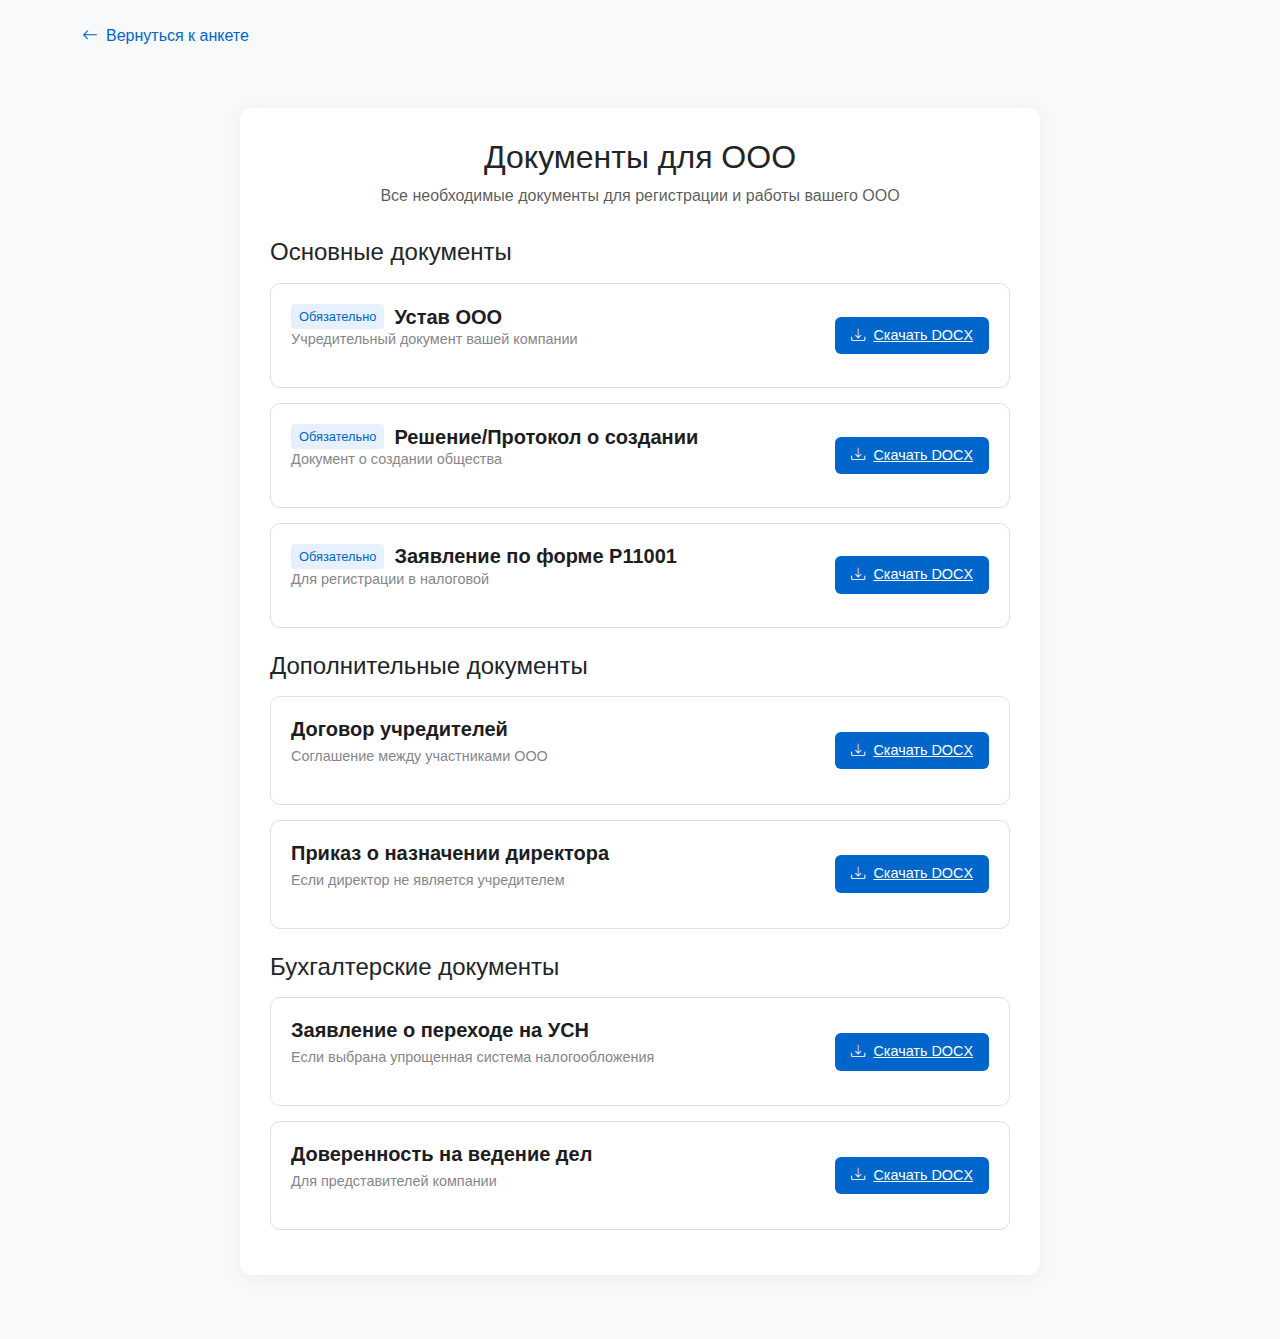
<file: download.html>
<!DOCTYPE html>
<html lang="ru">
<head>
    <meta charset="UTF-8">
    <meta name="viewport" content="width=device-width, initial-scale=1.0">
    <title>Документы для ООО | BusinessDoc</title>
    <link rel="stylesheet" href="https://cdn.jsdelivr.net/npm/bootstrap@5.3.0/dist/css/bootstrap.min.css">
    <link rel="stylesheet" href="https://cdn.jsdelivr.net/npm/bootstrap-icons@1.10.0/font/bootstrap-icons.css">
    <style>
        body {
            background-color: #f8f9fa;
            font-family: 'SF Pro Display', -apple-system, BlinkMacSystemFont, sans-serif;
        }
        .document-container {
            max-width: 800px;
            margin: 40px auto;
            padding: 30px;
            background: white;
            border-radius: 12px;
            box-shadow: 0 4px 20px rgba(0,0,0,0.05);
        }
        .document-header {
            text-align: center;
            margin-bottom: 30px;
        }
        .document-card {
            border: 1px solid #e0e0e0;
            border-radius: 10px;
            padding: 20px;
            margin-bottom: 15px;
            display: flex;
            justify-content: space-between;
            align-items: center;
            transition: all 0.3s ease;
        }
        .document-card:hover {
            border-color: #0066cc;
            box-shadow: 0 5px 15px rgba(0,102,204,0.1);
        }
        .document-info {
            flex: 1;
        }
        .document-title {
            font-weight: 600;
            color: #1d1d1f;
            margin-bottom: 5px;
        }
        .document-description {
            color: #86868b;
            font-size: 0.9rem;
        }
        .download-btn {
            background-color: #0066cc;
            color: white;
            border: none;
            border-radius: 6px;
            padding: 8px 16px;
            font-size: 0.9rem;
            transition: all 0.3s;
            display: flex;
            align-items: center;
        }
        .download-btn:hover {
            background-color: #004d99;
            transform: translateY(-2px);
        }
        .document-badge {
            background-color: #e6f0ff;
            color: #0066cc;
            padding: 3px 8px;
            border-radius: 4px;
            font-size: 0.8rem;
            font-weight: 500;
            margin-right: 10px;
        }
        .back-link {
            display: inline-flex;
            align-items: center;
            color: #0066cc;
            text-decoration: none;
            margin-bottom: 20px;
        }
        .back-link:hover {
            text-decoration: underline;
        }
    </style>
</head>
<body>
    <div class="container py-4">
        <a href="/anketa" class="back-link">
            <i class="bi bi-arrow-left me-2"></i> Вернуться к анкете
        </a>
        
        <div class="document-container">
            <div class="document-header">
                <h2>Документы для ООО</h2>
                <p class="text-muted">Все необходимые документы для регистрации и работы вашего ООО</p>
            </div>
            
            <!-- Основные документы -->
            <div class="mb-4">
                <h4 class="mb-3">Основные документы</h4>
                
                <div class="document-card">
                    <div class="document-info">
                        <div class="d-flex align-items-center">
                            <span class="document-badge">Обязательно</span>
                            <h5 class="document-title mb-0">Устав ООО</h5>
                        </div>
                        <p class="document-description">Учредительный документ вашей компании</p>
                    </div>
                    <a href="/download/ustav-ooo.docx" class="download-btn">
                        <i class="bi bi-download me-2"></i> Скачать DOCX
                    </a>
                </div>
                
                <div class="document-card">
                    <div class="document-info">
                        <div class="d-flex align-items-center">
                            <span class="document-badge">Обязательно</span>
                            <h5 class="document-title mb-0">Решение/Протокол о создании</h5>
                        </div>
                        <p class="document-description">Документ о создании общества</p>
                    </div>
                    <a href="/download/protokol-sozdanie.docx" class="download-btn">
                        <i class="bi bi-download me-2"></i> Скачать DOCX
                    </a>
                </div>
                
                <div class="document-card">
                    <div class="document-info">
                        <div class="d-flex align-items-center">
                            <span class="document-badge">Обязательно</span>
                            <h5 class="document-title mb-0">Заявление по форме Р11001</h5>
                        </div>
                        <p class="document-description">Для регистрации в налоговой</p>
                    </div>
                    <a href="/download/zayavlenie-r11001.docx" class="download-btn">
                        <i class="bi bi-download me-2"></i> Скачать DOCX
                    </a>
                </div>
            </div>
            
            <!-- Дополнительные документы -->
            <div class="mb-4">
                <h4 class="mb-3">Дополнительные документы</h4>
                
                <div class="document-card">
                    <div class="document-info">
                        <h5 class="document-title">Договор учредителей</h5>
                        <p class="document-description">Соглашение между участниками ООО</p>
                    </div>
                    <a href="/download/dogovor-uchrediteley.docx" class="download-btn">
                        <i class="bi bi-download me-2"></i> Скачать DOCX
                    </a>
                </div>
                
                <div class="document-card">
                    <div class="document-info">
                        <h5 class="document-title">Приказ о назначении директора</h5>
                        <p class="document-description">Если директор не является учредителем</p>
                    </div>
                    <a href="/download/prikaz-direktor.docx" class="download-btn">
                        <i class="bi bi-download me-2"></i> Скачать DOCX
                    </a>
                </div>
            </div>
            
            <!-- Бухгалтерские документы -->
            <div>
                <h4 class="mb-3">Бухгалтерские документы</h4>
                
                <div class="document-card">
                    <div class="document-info">
                        <h5 class="document-title">Заявление о переходе на УСН</h5>
                        <p class="document-description">Если выбрана упрощенная система налогообложения</p>
                    </div>
                    <a href="/download/zayavlenie-usn.docx" class="download-btn">
                        <i class="bi bi-download me-2"></i> Скачать DOCX
                    </a>
                </div>
                
                <div class="document-card">
                    <div class="document-info">
                        <h5 class="document-title">Доверенность на ведение дел</h5>
                        <p class="document-description">Для представителей компании</p>
                    </div>
                    <a href="/download/doverennost.docx" class="download-btn">
                        <i class="bi bi-download me-2"></i> Скачать DOCX
                    </a>
                </div>
            </div>
        </div>
    </div>

    <script src="https://cdn.jsdelivr.net/npm/bootstrap@5.3.0/dist/js/bootstrap.bundle.min.js"></script>
    <script>
        // Добавляем анимацию при наведении на кнопки
        document.querySelectorAll('.download-btn').forEach(btn => {
            btn.addEventListener('mouseenter', function() {
                this.querySelector('i').classList.add('bi-arrow-down');
                this.querySelector('i').classList.remove('bi-download');
            });
            
            btn.addEventListener('mouseleave', function() {
                this.querySelector('i').classList.add('bi-download');
                this.querySelector('i').classList.remove('bi-arrow-down');
            });
        });
    </script>
</body>
</html>
</file>
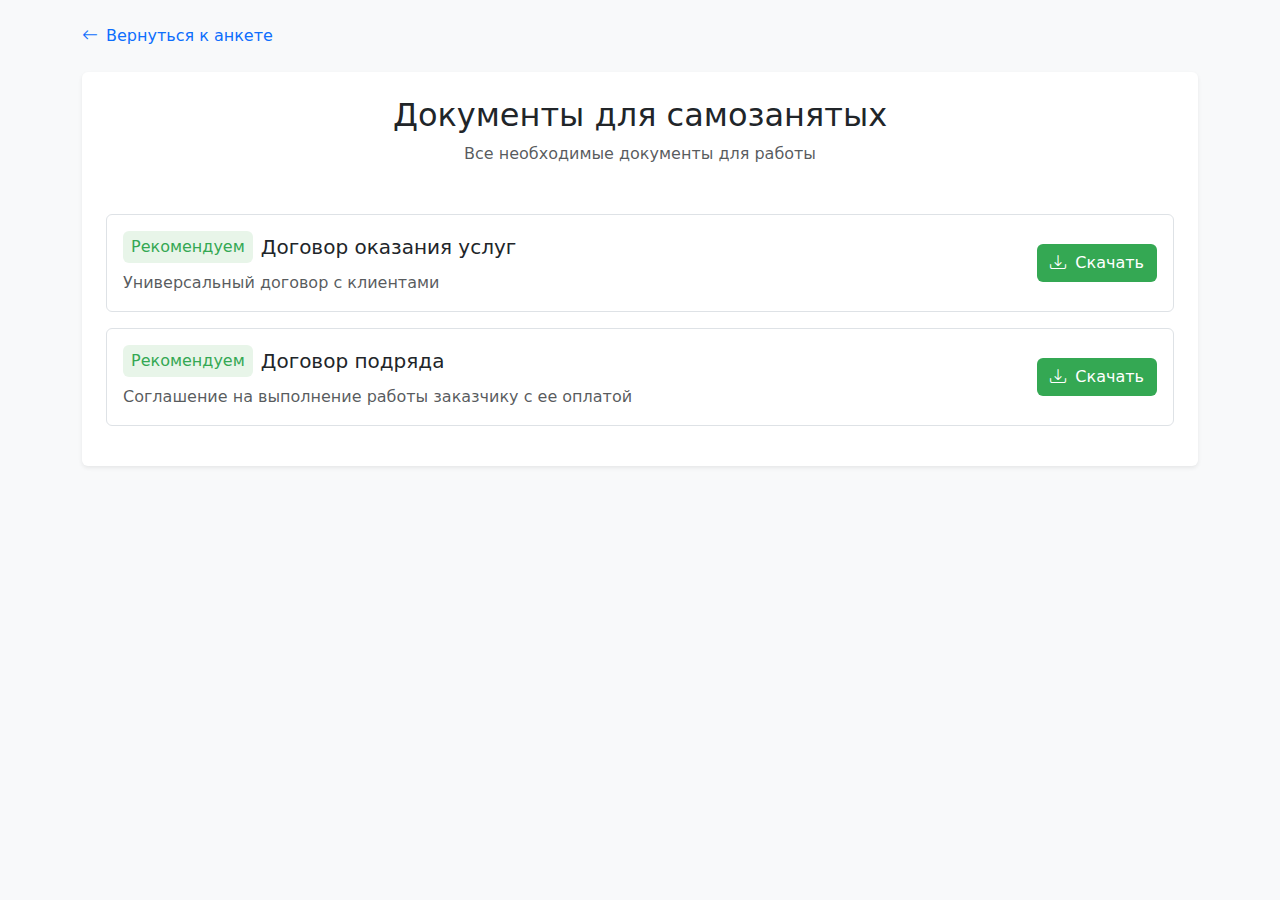
<file: employed-docs.html>
<!DOCTYPE html>
<html lang="ru">
<head>
    <meta charset="UTF-8">
    <meta name="viewport" content="width=device-width, initial-scale=1.0">
    <title>Документы для самозанятых | BusinessDoc</title>
    <link rel="stylesheet" href="https://cdn.jsdelivr.net/npm/bootstrap@5.3.0/dist/css/bootstrap.min.css">
    <link rel="stylesheet" href="https://cdn.jsdelivr.net/npm/bootstrap-icons@1.10.0/font/bootstrap-icons.css">
    <style>
        /* Уникальные стили для самозанятых */
        body {
            background-color: #f8f9fa;
        }
        .document-badge {
            background-color: #e8f5e9;
            color: #34a853;
        }
        .download-btn {
            background-color: #34a853;
        }
        .download-btn:hover {
            background-color: #2d8e47;
        }
    </style>
</head>
<body>
    <div class="container py-4">
        <a href="/anketa" class="d-flex align-items-center text-decoration-none mb-4">
            <i class="bi bi-arrow-left me-2"></i> Вернуться к анкете
        </a>
        
        <div class="document-container bg-white p-4 rounded shadow-sm">
            <div class="document-header text-center mb-5">
                <h2 class="mb-2">Документы для самозанятых</h2>
                <p class="text-muted">Все необходимые документы для работы</p>
            </div>
            
            <div class="document-card border p-3 rounded mb-3">
                <div class="d-flex justify-content-between align-items-center">
                    <div>
                        <div class="d-flex align-items-center mb-2">
                            <span class="document-badge px-2 py-1 rounded me-2">Рекомендуем</span>
                            <h5 class="mb-0">Договор оказания услуг</h5>
                        </div>
                        <p class="text-muted mb-0">Универсальный договор с клиентами</p>
                    </div>
                    <a href="/static/documents/self-employed/akt vypolnennyh uslug.docx" class="download-btn btn text-white">
                        <i class="bi bi-download me-1"></i> Скачать
                    </a>
                </div>
            </div>


            <div class="document-card border p-3 rounded mb-3">
                <div class="d-flex justify-content-between align-items-center">
                    <div>
                        <div class="d-flex align-items-center mb-2">
                            <span class="document-badge px-2 py-1 rounded me-2">Рекомендуем</span>
                            <h5 class="mb-0">Договор подряда</h5>
                        </div>
                        <p class="text-muted mb-0">Соглашение на выполнение работы заказчику с ее оплатой</p>
                    </div>
                    <a href="/static/documents/self-employed/dogovor podryda.docx" class="download-btn btn text-white">
                        <i class="bi bi-download me-1"></i> Скачать
                    </a>
                </div>
            </div>
            
            <!-- Остальные документы для самозанятых -->
        </div>
    </div>
</body>
</html>
</file>
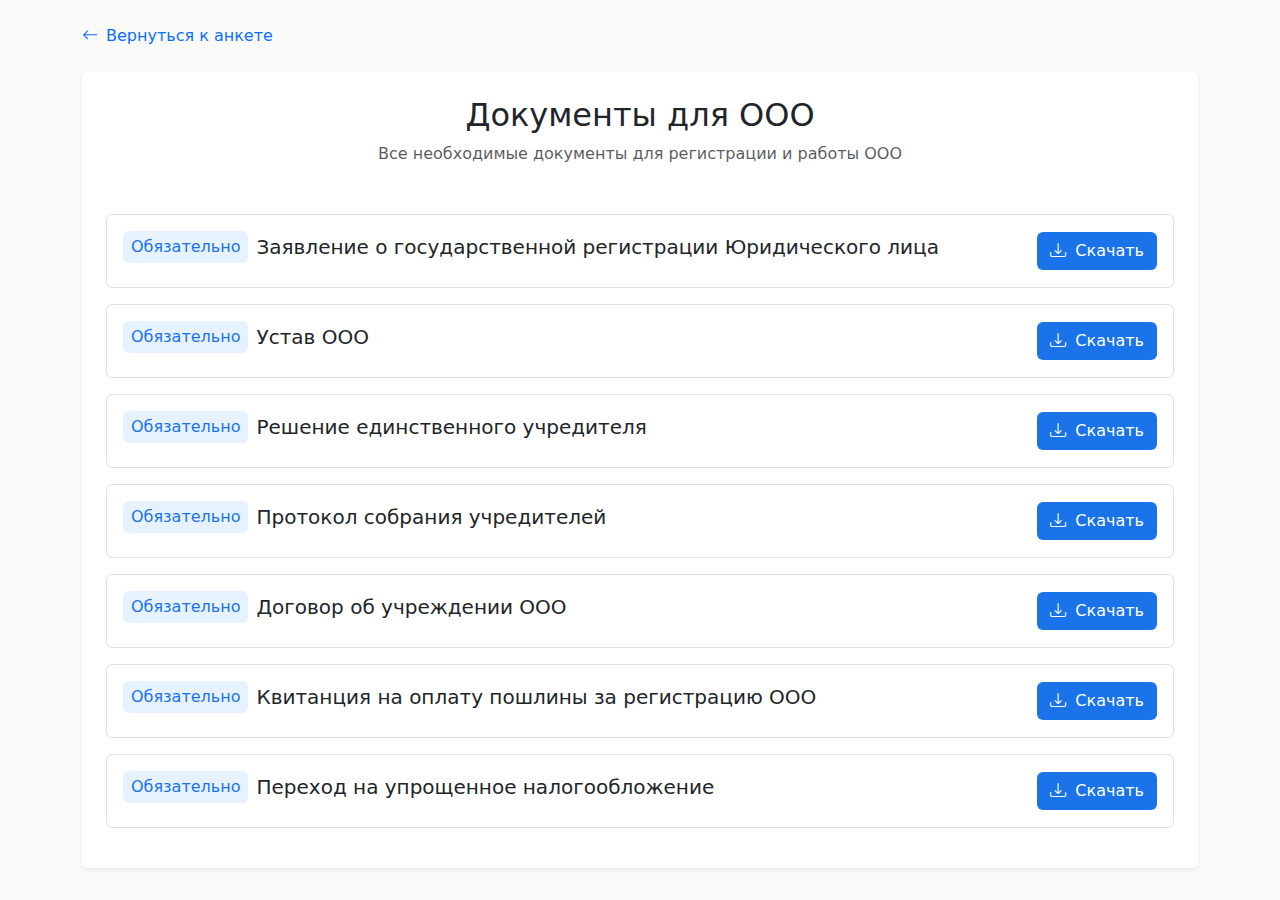
<file: ooo-docs.html>
<!DOCTYPE html>
<html lang="ru">
<head>
    <meta charset="UTF-8">
    <meta name="viewport" content="width=device-width, initial-scale=1.0">
    <title>Документы для ООО | BusinessDoc</title>
    <link rel="stylesheet" href="https://cdn.jsdelivr.net/npm/bootstrap@5.3.0/dist/css/bootstrap.min.css">
    <link rel="stylesheet" href="https://cdn.jsdelivr.net/npm/bootstrap-icons@1.10.0/font/bootstrap-icons.css">
    <style>
        /* Стили аналогичные ooo-docs.html, но можно изменить цвета */
        body {
            background-color: #fafaf8;
        }
        .document-badge {
            background-color: #e6f2ff;
            color: #1a73e8;
        }
        .download-btn {
            background-color: #1a73e8;
        }
        .download-btn:hover {
            background-color: #1557b0;
        }
    </style>
</head>
<body>
    <div class="container py-4">
        <a href="/anketa" class="d-flex align-items-center text-decoration-none mb-4">
            <i class="bi bi-arrow-left me-2"></i> Вернуться к анкете
        </a>
        
        <div class="document-container bg-white p-4 rounded shadow-sm">
            <div class="document-header text-center mb-5">
                <h2 class="mb-2">Документы для ООО</h2>
                <p class="text-muted">Все необходимые документы для регистрации и работы ООО</p>
            </div>
            
            <div class="document-card border p-3 rounded mb-3">
                <div class="d-flex justify-content-between align-items-center">
                    <div>
                        <div class="d-flex align-items-center mb-2">
                            <span class="document-badge px-2 py-1 rounded me-2">Обязательно</span>
                            <h5 class="mb-0">Заявление о государственной регистрации Юридического лица </h5>
                    </div>
                    </div>
                    <a href="/static/documents/ooo/Redistraciya UR Lica.docx" class="download-btn btn text-white">
                        <i class="bi bi-download me-1"></i> Скачать </a>
                </div>
            </div>
            
            <div class="document-card border p-3 rounded mb-3">
                <div class="d-flex justify-content-between align-items-center">
                    <div>
                        <div class="d-flex align-items-center mb-2">
                            <span class="document-badge px-2 py-1 rounded me-2">Обязательно</span>
                            <h5 class="mb-0">Устав ООО </h5>
                    </div>
                    </div>
                    <a href="/static/documents/ooo/ustav-ooo.docx" class="download-btn btn text-white" download="ustav_ooo.docx">
                        <i class="bi bi-download me-1"></i> Скачать </a>
                </div>
            </div>


            <div class="document-card border p-3 rounded mb-3">
                <div class="d-flex justify-content-between align-items-center">
                    <div>
                        <div class="d-flex align-items-center mb-2">
                            <span class="document-badge px-2 py-1 rounded me-2">Обязательно</span>
                            <h5 class="mb-0">Решение единственного учредителя </h5>
                    </div>
                    </div>
                    <a href="/static/documents/ooo/reshenie edinstvennogo uchreditelya o sozdanii ooo.docx" class="download-btn btn text-white" download="ustav_ooo.docx">
                        <i class="bi bi-download me-1"></i> Скачать </a>
                </div>
            </div>


            <div class="document-card border p-3 rounded mb-3">
                <div class="d-flex justify-content-between align-items-center">
                    <div>
                        <div class="d-flex align-items-center mb-2">
                            <span class="document-badge px-2 py-1 rounded me-2">Обязательно</span>
                            <h5 class="mb-0">Протокол собрания учредителей </h5>
                    </div>
                    </div>
                    <a href="/static/documents/ooo/protokol sobraniya uchrediteley.docx" class="download-btn btn text-white" download="ustav_ooo.docx">
                        <i class="bi bi-download me-1"></i> Скачать </a>
                </div>
            </div>

            <div class="document-card border p-3 rounded mb-3">
                <div class="d-flex justify-content-between align-items-center">
                    <div>
                        <div class="d-flex align-items-center mb-2">
                            <span class="document-badge px-2 py-1 rounded me-2">Обязательно</span>
                            <h5 class="mb-0">Договор об учреждении ООО </h5>
                    </div>
                    </div>
                    <a href="/static/documents/ooo/dogovor ob uchrezhdenii ooo.docx" class="download-btn btn text-white" download="ustav_ooo.docx">
                        <i class="bi bi-download me-1"></i> Скачать </a>
                </div>
            </div>

            <div class="document-card border p-3 rounded mb-3">
                <div class="d-flex justify-content-between align-items-center">
                    <div>
                        <div class="d-flex align-items-center mb-2">
                            <span class="document-badge px-2 py-1 rounded me-2">Обязательно</span>
                            <h5 class="mb-0">Квитанция на оплату пошлины за регистрацию ООО </h5>
                    </div>
                    </div>
                    <a href="/static/documents/ooo/kvitanciya-na-oplatu-poshliny-za-registratsiyu-ooo.png" class="download-btn btn text-white" download="ustav_ooo.docx">
                        <i class="bi bi-download me-1"></i> Скачать </a>
                </div>
            </div>
            
            <div class="document-card border p-3 rounded mb-3">
                <div class="d-flex justify-content-between align-items-center">
                    <div>
                        <div class="d-flex align-items-center mb-2">
                            <span class="document-badge px-2 py-1 rounded me-2">Обязательно</span>
                            <h5 class="mb-0">Переход на упрощенное налогообложение</h5>
                    </div>
                    </div>
                    <a href="/static/documents/ooo/perehod-na-uproshchennoe-nalogooblozhenie1.xlsx" class="download-btn btn text-white" download="ustav_ooo.docx">
                        <i class="bi bi-download me-1"></i> Скачать </a>
                </div>
            </div>

            <!-- Остальные документы для ИП -->
        </div>
    </div>
</body>
</html>
</file>
